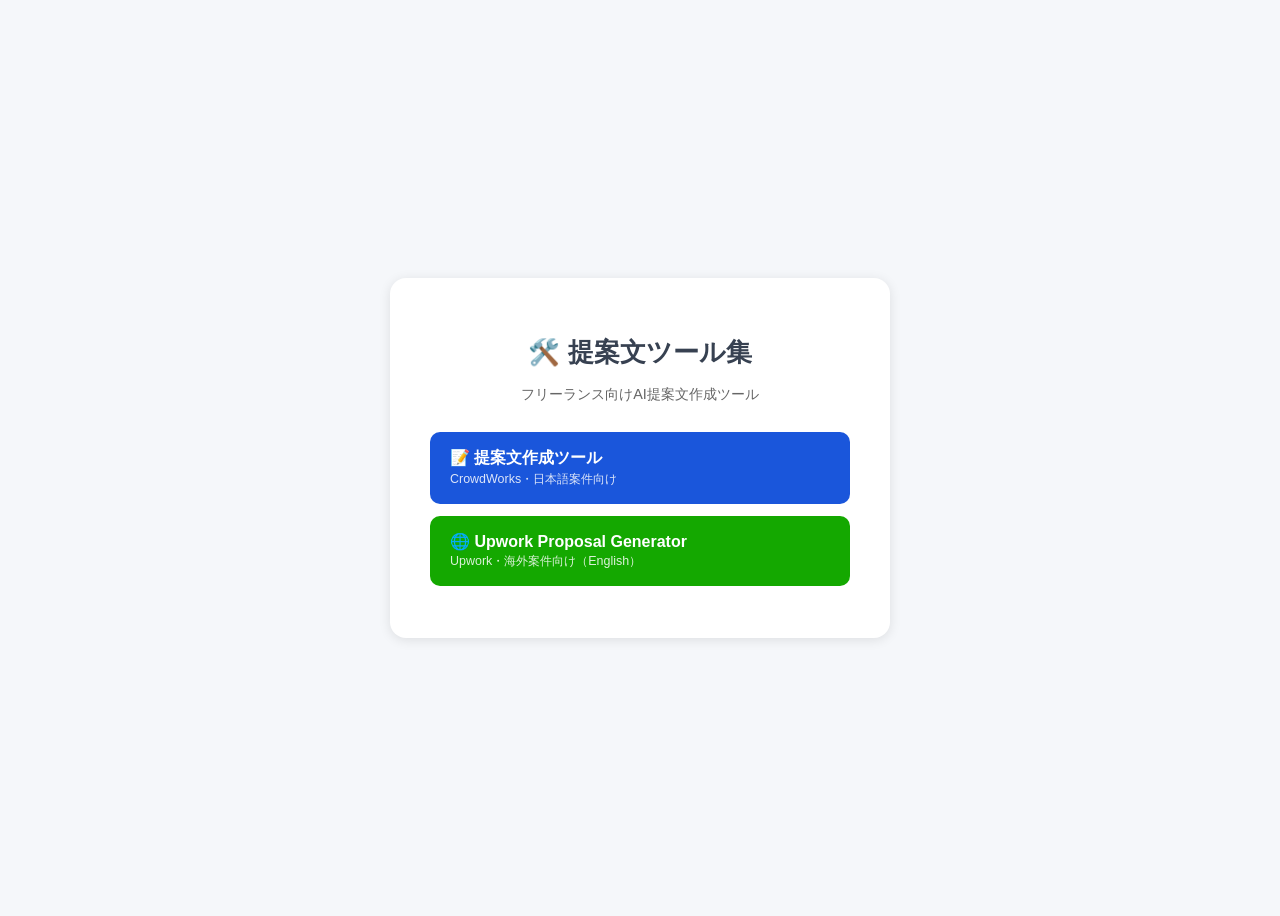
<file: docs/index.html>
<!DOCTYPE html>
<html lang="ja">
<head>
<meta charset="UTF-8">
<meta name="viewport" content="width=device-width, initial-scale=1.0">
<title>提案文ツール集</title>
<style>
  body { font-family: 'Hiragino Kaku Gothic Pro', Meiryo, sans-serif; background: #f5f7fa; color: #333; display: flex; justify-content: center; align-items: center; min-height: 100vh; }
  .menu { background: #fff; border-radius: 16px; padding: 40px; box-shadow: 0 2px 12px rgba(0,0,0,.1); text-align: center; max-width: 420px; width: 90%; }
  h1 { font-size: 1.6rem; color: #374151; margin-bottom: 8px; }
  p { color: #666; font-size: 0.9rem; margin-bottom: 28px; }
  a.tool-btn { display: block; padding: 16px 20px; border-radius: 10px; color: #fff; text-decoration: none; font-size: 1rem; margin-bottom: 12px; transition: background .2s; text-align: left; }
  a.tool-btn .btn-title { font-weight: bold; font-size: 1rem; }
  a.tool-btn .btn-sub { font-size: 0.78rem; opacity: 0.85; margin-top: 2px; }
  .crowdworks { background: #1a56db; }
  .crowdworks:hover { background: #1648c0; }
  .upwork { background: #14a800; }
  .upwork:hover { background: #108a00; }
</style>
</head>
<body>
<div class="menu">
  <h1>🛠️ 提案文ツール集</h1>
  <p>フリーランス向けAI提案文作成ツール</p>
  <a class="tool-btn crowdworks" href="proposal.html">
    <div class="btn-title">📝 提案文作成ツール</div>
    <div class="btn-sub">CrowdWorks・日本語案件向け</div>
  </a>
  <a class="tool-btn upwork" href="upwork.html">
    <div class="btn-title">🌐 Upwork Proposal Generator</div>
    <div class="btn-sub">Upwork・海外案件向け（English）</div>
  </a>
</div>
</body>
</html>
</file>
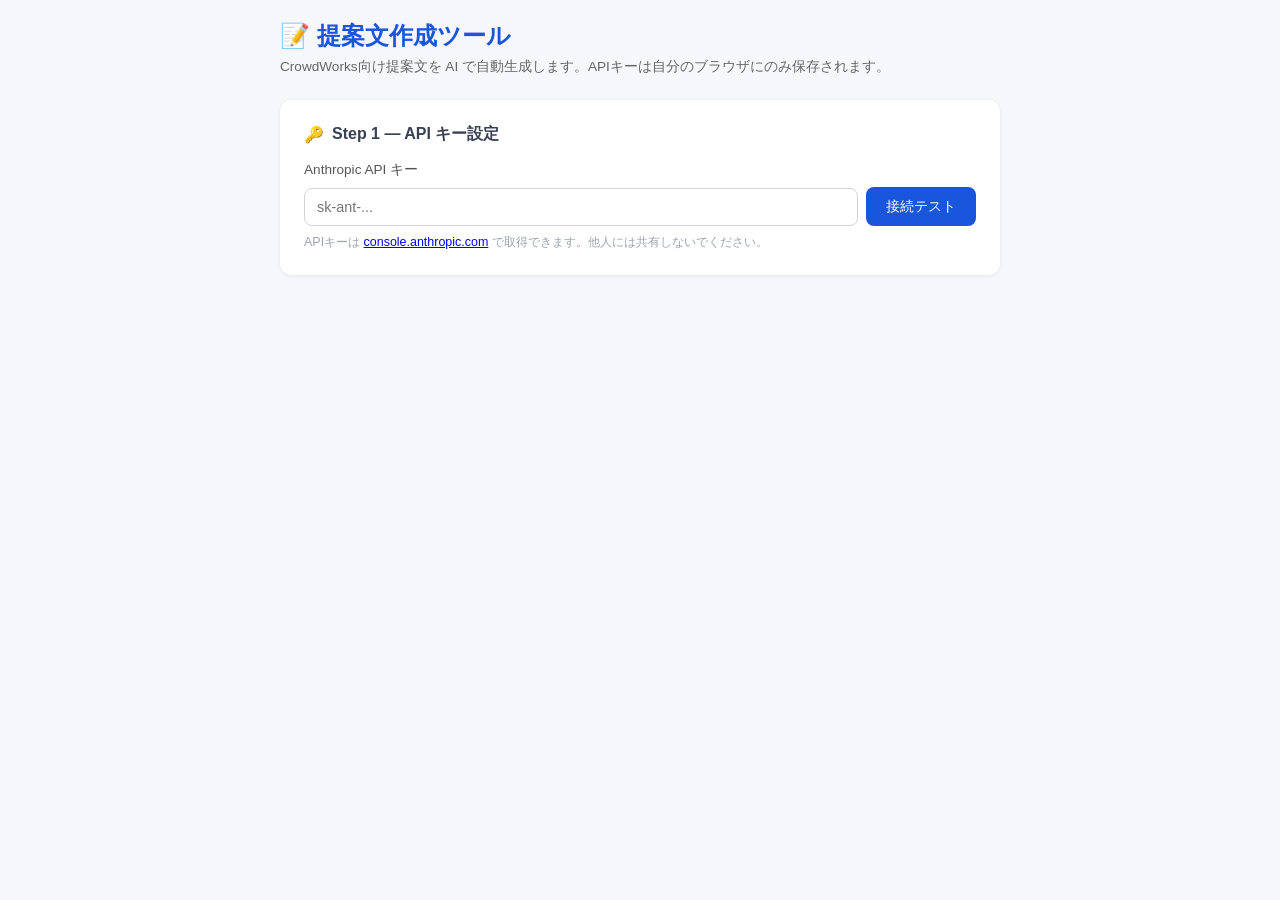
<file: docs/proposal.html>
<!DOCTYPE html>
<html lang="ja">
<head>
<meta charset="UTF-8">
<meta name="viewport" content="width=device-width, initial-scale=1.0">
<title>提案文作成ツール</title>
<style>
  * { box-sizing: border-box; margin: 0; padding: 0; }
  body { font-family: 'Hiragino Kaku Gothic Pro', Meiryo, sans-serif; background: #f5f7fa; color: #333; min-height: 100vh; }
  .container { max-width: 760px; margin: 0 auto; padding: 20px; }
  h1 { font-size: 1.5rem; color: #1a56db; margin-bottom: 6px; }
  .subtitle { font-size: 0.85rem; color: #666; margin-bottom: 24px; }
  .card { background: #fff; border-radius: 12px; padding: 24px; margin-bottom: 20px; box-shadow: 0 1px 4px rgba(0,0,0,.08); }
  .card h2 { font-size: 1rem; color: #374151; margin-bottom: 16px; display: flex; align-items: center; gap: 8px; }
  label { display: block; font-size: 0.85rem; color: #555; margin-bottom: 4px; margin-top: 12px; }
  label:first-of-type { margin-top: 0; }
  input[type=text], input[type=password], textarea, select {
    width: 100%; padding: 10px 12px; border: 1px solid #d1d5db; border-radius: 8px;
    font-size: 0.9rem; font-family: inherit; transition: border .2s;
  }
  input:focus, textarea:focus { outline: none; border-color: #1a56db; }
  textarea { resize: vertical; }
  .btn { display: inline-block; padding: 10px 20px; border-radius: 8px; border: none; cursor: pointer; font-size: 0.9rem; font-family: inherit; transition: background .2s; }
  .btn-primary { background: #1a56db; color: #fff; }
  .btn-primary:hover { background: #1648c0; }
  .btn-secondary { background: #f3f4f6; color: #374151; }
  .btn-secondary:hover { background: #e5e7eb; }
  .btn-danger { background: #ef4444; color: #fff; }
  .btn-danger:hover { background: #dc2626; }
  .btn:disabled { opacity: .5; cursor: not-allowed; }
  .row { display: flex; gap: 8px; margin-top: 12px; flex-wrap: wrap; }
  .badge { font-size: 0.75rem; padding: 2px 8px; border-radius: 12px; background: #dbeafe; color: #1a56db; }
  .status { font-size: 0.8rem; padding: 6px 10px; border-radius: 6px; margin-top: 8px; }
  .status.ok { background: #dcfce7; color: #166534; }
  .status.err { background: #fee2e2; color: #991b1b; }
  .status.info { background: #fef9c3; color: #92400e; }
  .proposal-box { background: #f8faff; border: 1px solid #bfdbfe; border-radius: 8px; padding: 16px; white-space: pre-wrap; font-size: 0.88rem; line-height: 1.7; margin-top: 12px; }
  .chip-group { display: flex; flex-wrap: wrap; gap: 6px; margin-top: 8px; }
  .chip { padding: 6px 12px; border-radius: 20px; border: 1px solid #d1d5db; background: #f9fafb; cursor: pointer; font-size: 0.82rem; transition: all .15s; }
  .chip.active { background: #1a56db; color: #fff; border-color: #1a56db; }
  .proposal-item { border: 1px solid #e5e7eb; border-radius: 8px; padding: 14px; margin-top: 10px; position: relative; }
  .proposal-item.selected { border-color: #1a56db; background: #f0f5ff; }
  .proposal-num { font-size: 0.75rem; color: #6b7280; margin-bottom: 6px; }
  .copy-btn { position: absolute; top: 10px; right: 10px; font-size: 0.75rem; padding: 4px 10px; }
  #step1, #step2, #step3 { display: none; }
  .loader { display: inline-block; width: 16px; height: 16px; border: 2px solid #fff; border-top-color: transparent; border-radius: 50%; animation: spin .7s linear infinite; vertical-align: middle; margin-right: 6px; }
  @keyframes spin { to { transform: rotate(360deg); } }
  .img-preview { max-width: 100%; max-height: 200px; border-radius: 6px; margin-top: 8px; display: none; }
  .section-label { font-size: 0.75rem; color: #9ca3af; text-transform: uppercase; letter-spacing: .05em; margin-bottom: 10px; }
  .key-row { display: flex; align-items: center; gap: 8px; margin-top: 8px; }
  .key-row input { flex: 1; }
</style>
</head>
<body>
<div class="container">
  <h1>📝 提案文作成ツール</h1>
  <p class="subtitle">CrowdWorks向け提案文を AI で自動生成します。APIキーは自分のブラウザにのみ保存されます。</p>

  <!-- Step 1: API Key -->
  <div class="card" id="step1">
    <h2>🔑 <span>Step 1 — API キー設定</span></h2>
    <label>Anthropic API キー</label>
    <div class="key-row">
      <input type="password" id="apiKey" placeholder="sk-ant-..." autocomplete="off">
      <button class="btn btn-primary" onclick="step1Next()">接続テスト</button>
      <button class="btn btn-danger" id="clearBtn" onclick="clearKey()" style="display:none">削除</button>
    </div>
    <div id="keyStatus"></div>
    <p style="font-size:0.78rem;color:#9ca3af;margin-top:8px;">APIキーは <a href="https://console.anthropic.com" target="_blank">console.anthropic.com</a> で取得できます。他人には共有しないでください。</p>
  </div>

  <!-- Step 2: Job Info -->
  <div class="card" id="step2">
    <h2>📋 <span>Step 2 — 案件情報</span></h2>
    <label>案件タイトル</label>
    <input type="text" id="jobTitle" placeholder="例: ECサイトのLP制作">

    <label>案件内容 <span class="badge">テキストまたは画像</span></label>
    <textarea id="jobContent" rows="6" placeholder="案件の詳細をここに貼り付けるか、下の画像アップロードから読み取ります。"></textarea>

    <label>案件画像（スクリーンショット）</label>
    <input type="file" id="imgInput" accept="image/*" onchange="onImg(event)">
    <img id="imgPreview" class="img-preview">
    <button class="btn btn-secondary" id="extractBtn" onclick="extractImg()" style="display:none;margin-top:8px;">📷 画像から案件内容を読み取る</button>
    <div id="extractStatus"></div>

    <label>報酬・予算</label>
    <input type="text" id="jobReward" placeholder="例: 30,000円">

    <label>自分の稼働条件・補足（提案文に盛り込む情報）</label>
    <textarea id="myCondition" rows="3" placeholder="例: 週10時間程度での対応が可能です。複数案件を並行対応しているため、ご連絡はチャットで随時対応いたします。"></textarea>
    <p style="font-size:0.75rem;color:#9ca3af;margin-top:4px;">入力内容は自動保存されます。</p>

    <div class="row">
      <button class="btn btn-primary" onclick="generate()">✨ 提案文を生成</button>
      <button class="btn btn-secondary" onclick="goStep(1)">← 戻る</button>
    </div>
  </div>

  <!-- Step 3: Results -->
  <div class="card" id="step3">
    <h2>💡 <span>Step 3 — 生成結果</span></h2>
    <div id="genStatus"></div>
    <div id="proposals"></div>

    <div id="refinePanel" style="display:none;margin-top:20px;">
      <div class="section-label">選択した提案文をブラッシュアップ</div>
      <div class="chip-group" id="refineChips">
        <div class="chip" data-v="簡潔にする">簡潔にする</div>
        <div class="chip" data-v="丁寧にする">丁寧にする</div>
        <div class="chip" data-v="書き出しを変える">書き出しを変える</div>
        <div class="chip" data-v="説得力を上げる">説得力を上げる</div>
        <div class="chip" data-v="メリットを強調">メリットを強調</div>
        <div class="chip" data-v="カジュアルにする">カジュアルにする</div>
      </div>
      <label style="margin-top:10px;">カスタム指示（任意）</label>
      <input type="text" id="customRefine" placeholder="例: 実績を具体的に入れる">
      <div class="row">
        <button class="btn btn-primary" onclick="doRefine()">🔄 ブラッシュアップ</button>
      </div>
      <div id="refineResult" style="margin-top:12px;"></div>
    </div>

    <div class="row" style="margin-top:16px;">
      <button class="btn btn-secondary" onclick="goStep(2)">← 案件情報に戻る</button>
      <button class="btn btn-secondary" id="cancelBtn" onclick="cancelGen()" style="display:none;">⏹ 中断</button>
    </div>
  </div>
</div>

<script>
const KEY_STORAGE = 'anth_key';
const COND_STORAGE = 'proposal_condition';

const S = {
  key: '', imgB64: '', imgType: 'image/jpeg', imgCanvas: null,
  title: '', content: '', reward: '', condition: '',
  proposals: [], selected: new Set(),
  cacheKey: '', ctl: null,
};

function goStep(n) {
  document.getElementById('step1').style.display = n >= 1 ? 'block' : 'none';
  document.getElementById('step2').style.display = n >= 2 ? 'block' : 'none';
  document.getElementById('step3').style.display = n >= 3 ? 'block' : 'none';
}

function setStatus(id, msg, type) {
  const el = document.getElementById(id);
  el.className = 'status ' + type;
  el.textContent = msg;
  el.style.display = msg ? 'block' : 'none';
}

// ── API Key ──────────────────────────────────────────────
window.onload = () => {
  const saved = localStorage.getItem(KEY_STORAGE);
  if (saved) {
    document.getElementById('apiKey').value = saved;
    document.getElementById('clearBtn').style.display = 'inline-block';
    setStatus('keyStatus', '✅ 保存済みのAPIキーがあります', 'ok');
  }
  const cond = localStorage.getItem(COND_STORAGE);
  if (cond) document.getElementById('myCondition').value = cond;
  goStep(1);

  document.getElementById('myCondition').addEventListener('input', debounce(() => {
    localStorage.setItem(COND_STORAGE, document.getElementById('myCondition').value);
  }, 800));

  document.querySelectorAll('.chip').forEach(c => {
    c.addEventListener('click', () => c.classList.toggle('active'));
  });
};

async function step1Next() {
  const key = document.getElementById('apiKey').value.trim();
  if (!key.startsWith('sk-ant-')) {
    setStatus('keyStatus', '❌ APIキーは sk-ant- で始まる形式です', 'err'); return;
  }
  setStatus('keyStatus', '接続確認中…', 'info');
  try {
    const r = await fetch('https://api.anthropic.com/v1/messages', {
      method: 'POST',
      headers: headers(key),
      body: JSON.stringify({ model: 'claude-haiku-4-5-20251001', max_tokens: 10, messages: [{ role: 'user', content: 'hi' }] }),
    });
    if (!r.ok) throw new Error((await r.json()).error?.message || r.status);
    S.key = key;
    localStorage.setItem(KEY_STORAGE, key);
    document.getElementById('clearBtn').style.display = 'inline-block';
    setStatus('keyStatus', '✅ 接続成功！APIキーを保存しました', 'ok');
    goStep(2);
  } catch (e) {
    setStatus('keyStatus', '❌ ' + e.message, 'err');
  }
}

function clearKey() {
  localStorage.removeItem(KEY_STORAGE);
  document.getElementById('apiKey').value = '';
  document.getElementById('clearBtn').style.display = 'none';
  S.key = '';
  setStatus('keyStatus', 'APIキーを削除しました', 'info');
  goStep(1);
}

function headers(key) {
  return {
    'Content-Type': 'application/json',
    'x-api-key': key,
    'anthropic-version': '2023-06-01',
    'anthropic-dangerous-direct-browser-access': 'true',
  };
}

// ── Image Handling ────────────────────────────────────────
function onImg(e) {
  const file = e.target.files[0];
  if (!file) return;
  const reader = new FileReader();
  reader.onload = ev => {
    const img = new Image();
    img.onload = () => {
      const MAX_W = 1000;
      let w = img.naturalWidth, h = img.naturalHeight;
      if (w > MAX_W) { h = Math.round(h * MAX_W / w); w = MAX_W; }
      const cv = document.createElement('canvas');
      cv.width = w; cv.height = h;
      cv.getContext('2d').drawImage(img, 0, 0, w, h);
      S.imgCanvas = cv;
      S.imgB64 = cv.toDataURL('image/jpeg', 0.85).split(',')[1];
      S.imgType = 'image/jpeg';
      const prev = document.getElementById('imgPreview');
      prev.src = cv.toDataURL('image/jpeg', 0.85);
      prev.style.display = 'block';
      document.getElementById('extractBtn').style.display = 'inline-block';
      setStatus('extractStatus', '画像を読み込みました。「画像から案件内容を読み取る」を押してください。', 'info');
    };
    img.src = ev.target.result;
  };
  reader.readAsDataURL(file);
}

function splitCanvas(canvas, parts) {
  const sliceH = Math.ceil(canvas.height / parts);
  const result = [];
  for (let i = 0; i < parts; i++) {
    const y = i * sliceH;
    const h = Math.min(sliceH, canvas.height - y);
    const cv = document.createElement('canvas');
    cv.width = canvas.width; cv.height = h;
    cv.getContext('2d').drawImage(canvas, 0, y, canvas.width, h, 0, 0, canvas.width, h);
    result.push(cv.toDataURL('image/jpeg', 0.85).split(',')[1]);
  }
  return result;
}

async function extractImg() {
  if (!S.imgCanvas) return;
  setStatus('extractStatus', '⏳ 画像を解析中…', 'info');
  const canvas = S.imgCanvas;
  const parts = canvas.height > canvas.width * 1.5 ? 3 : 1;
  const slices = parts > 1 ? splitCanvas(canvas, parts) : [S.imgB64];

  const imgContent = slices.map(b64 => ({
    type: 'image', source: { type: 'base64', media_type: 'image/jpeg', data: b64 }
  }));
  imgContent.push({ type: 'text', text: '上記の画像は案件情報のスクリーンショットです（複数枚は上から順）。案件タイトル、業務内容、報酬、スキル、応募条件などの情報をすべて抽出して日本語でまとめてください。' });

  try {
    const r = await fetch('https://api.anthropic.com/v1/messages', {
      method: 'POST',
      headers: headers(S.key),
      body: JSON.stringify({ model: 'claude-haiku-4-5-20251001', max_tokens: 2000, messages: [{ role: 'user', content: imgContent }] }),
    });
    const data = await r.json();
    if (!r.ok) throw new Error(data.error?.message || r.status);
    const text = data.content[0].text;
    document.getElementById('jobContent').value = text;
    setStatus('extractStatus', '✅ 案件情報を読み取りました', 'ok');
  } catch (e) {
    setStatus('extractStatus', '❌ 読み取りエラー: ' + e.message, 'err');
  }
}

// ── Generate ──────────────────────────────────────────────
async function generate() {
  S.title = document.getElementById('jobTitle').value.trim();
  S.content = document.getElementById('jobContent').value.trim();
  S.reward = document.getElementById('jobReward').value.trim();
  S.condition = document.getElementById('myCondition').value.trim();
  if (!S.title && !S.content) { alert('案件タイトルまたは案件内容を入力してください'); return; }

  goStep(3);
  setStatus('genStatus', '⏳ 提案文を生成中…', 'info');
  document.getElementById('proposals').innerHTML = '';
  document.getElementById('refinePanel').style.display = 'none';
  document.getElementById('cancelBtn').style.display = 'inline-block';
  S.proposals = []; S.selected.clear();
  S.ctl = new AbortController();

  const condNote = S.condition ? `\n\n【自分の稼働条件・補足】\n${S.condition}` : '';
  const prompt = `あなたはCrowdWorksで活動するフリーランサーです。以下の案件に対して、採用率の高い提案文を3パターン作成してください。

【案件タイトル】${S.title}
【案件内容】${S.content}
【報酬・予算】${S.reward}${condNote}

以下のJSON形式で出力してください。他のテキストは不要です。
{"proposals":[{"title":"パターン1のタイトル","body":"提案文本文"},{"title":"パターン2のタイトル","body":"提案文本文"},{"title":"パターン3のタイトル","body":"提案文本文"}]}

注意:
- 各提案文は200〜400文字程度
- 自分の強みと案件への貢献を明確に
- 稼働条件がある場合は自然な文章で盛り込む
- JSON以外のテキストは出力しない`;

  try {
    const r = await fetch('https://api.anthropic.com/v1/messages', {
      method: 'POST',
      headers: headers(S.key),
      signal: S.ctl.signal,
      body: JSON.stringify({ model: 'claude-sonnet-4-6', max_tokens: 4000, messages: [{ role: 'user', content: prompt }] }),
    });
    const data = await r.json();
    if (!r.ok) throw new Error(data.error?.message || r.status);
    const parsed = safeJson(data.content[0].text);
    S.proposals = parsed.proposals || [];
    renderProposals();
    setStatus('genStatus', `✅ ${S.proposals.length}件の提案文を生成しました`, 'ok');
    document.getElementById('refinePanel').style.display = 'block';
  } catch (e) {
    if (e.name === 'AbortError') setStatus('genStatus', '中断しました', 'info');
    else setStatus('genStatus', '❌ 生成エラー: ' + e.message, 'err');
  } finally {
    document.getElementById('cancelBtn').style.display = 'none';
    S.ctl = null;
  }
}

function cancelGen() {
  if (S.ctl) { S.ctl.abort(); S.ctl = null; }
}

function safeJson(s) {
  s = s.replace(/```json\n?/g, '').replace(/```\n?/g, '').trim();
  const a = s.indexOf('{'), b = s.lastIndexOf('}');
  if (a === -1 || b === -1) throw new Error('JSONが見つかりません');
  return JSON.parse(s.slice(a, b + 1));
}

function renderProposals() {
  const el = document.getElementById('proposals');
  el.innerHTML = '';
  S.proposals.forEach((p, i) => {
    const div = document.createElement('div');
    div.className = 'proposal-item' + (S.selected.has(i) ? ' selected' : '');
    div.dataset.i = i;
    div.onclick = () => {
      if (S.selected.has(i)) S.selected.delete(i); else S.selected.add(i);
      div.classList.toggle('selected');
    };
    const num = document.createElement('div');
    num.className = 'proposal-num';
    num.textContent = `パターン ${i + 1}: ${p.title}`;
    const body = document.createElement('div');
    body.className = 'proposal-box';
    body.textContent = p.body;
    const copyBtn = document.createElement('button');
    copyBtn.className = 'btn btn-secondary copy-btn';
    copyBtn.textContent = 'コピー';
    copyBtn.onclick = ev => { ev.stopPropagation(); navigator.clipboard.writeText(p.body); copyBtn.textContent = '✅'; setTimeout(() => { copyBtn.textContent = 'コピー'; }, 1500); };
    div.appendChild(num); div.appendChild(body); div.appendChild(copyBtn);
    el.appendChild(div);
  });
}

// ── Refine ────────────────────────────────────────────────
async function doRefine() {
  const sel = [...S.selected];
  if (sel.length === 0) { alert('ブラッシュアップしたい提案文をクリックして選択してください'); return; }
  const chips = [...document.querySelectorAll('.chip.active')].map(c => c.dataset.v);
  const custom = document.getElementById('customRefine').value.trim();
  const instructions = [...chips, custom].filter(Boolean).join('、');
  if (!instructions) { alert('ブラッシュアップの指示を選択または入力してください'); return; }

  const originals = sel.map(i => S.proposals[i].body).join('\n\n---\n\n');
  const prompt = `以下の提案文を「${instructions}」という指示に従って改善してください。改善後の提案文のみを出力してください。\n\n${originals}`;

  document.getElementById('refineResult').innerHTML = '<div class="status info">⏳ ブラッシュアップ中…</div>';
  try {
    const r = await fetch('https://api.anthropic.com/v1/messages', {
      method: 'POST', headers: headers(S.key),
      body: JSON.stringify({ model: 'claude-sonnet-4-6', max_tokens: 2000, messages: [{ role: 'user', content: prompt }] }),
    });
    const data = await r.json();
    if (!r.ok) throw new Error(data.error?.message || r.status);
    const text = data.content[0].text;
    const box = document.createElement('div');
    box.className = 'proposal-box';
    box.textContent = text;
    const copyBtn = document.createElement('button');
    copyBtn.className = 'btn btn-secondary';
    copyBtn.textContent = 'コピー';
    copyBtn.style.marginTop = '8px';
    copyBtn.onclick = () => { navigator.clipboard.writeText(text); copyBtn.textContent = '✅'; setTimeout(() => { copyBtn.textContent = 'コピー'; }, 1500); };
    const res = document.getElementById('refineResult');
    res.innerHTML = '';
    res.appendChild(box); res.appendChild(copyBtn);
  } catch (e) {
    document.getElementById('refineResult').innerHTML = '<div class="status err">❌ ' + e.message + '</div>';
  }
}

function debounce(fn, ms) {
  let t; return (...a) => { clearTimeout(t); t = setTimeout(() => fn(...a), ms); };
}
</script>
</body>
</html>
</file>
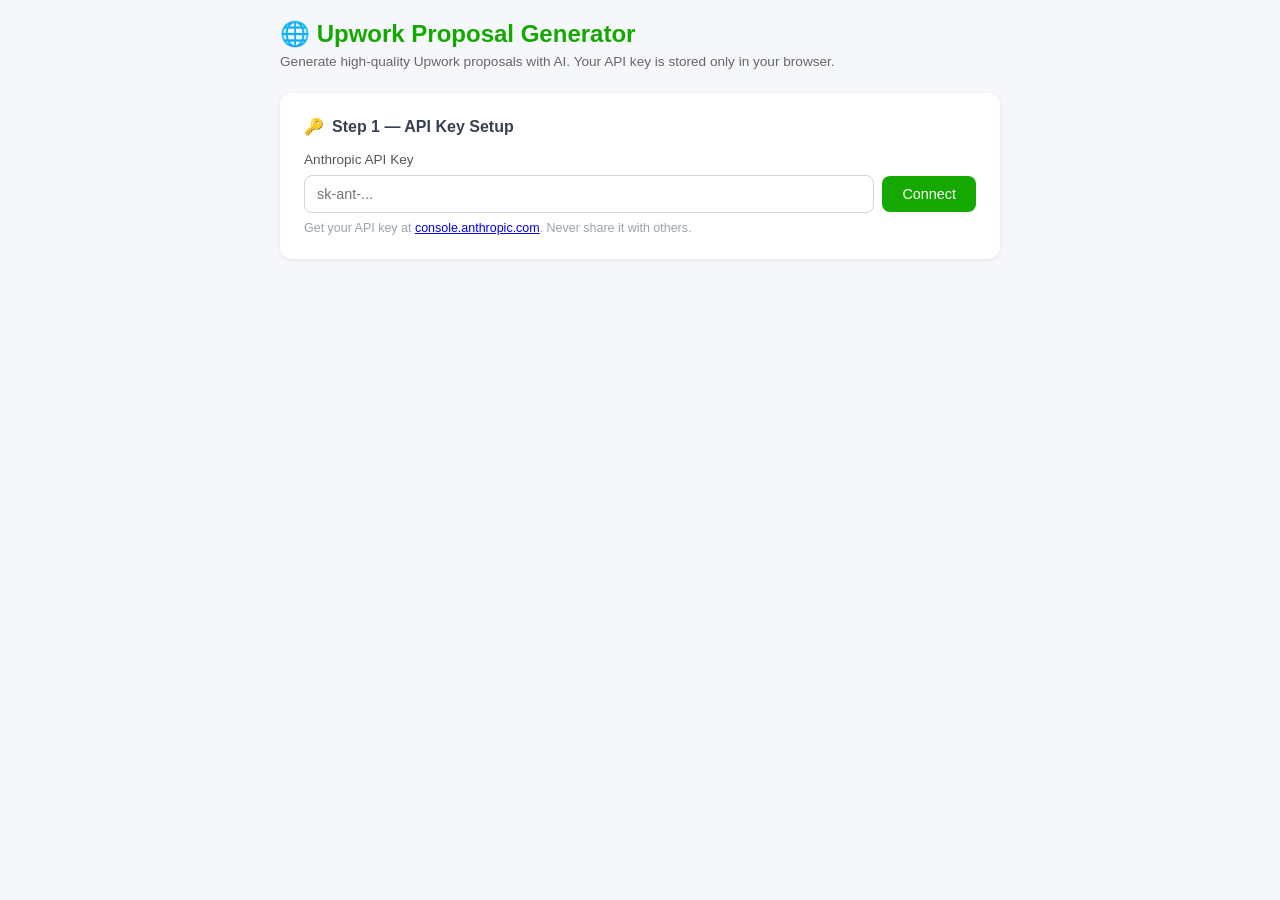
<file: docs/upwork.html>
<!DOCTYPE html>
<html lang="en">
<head>
<meta charset="UTF-8">
<meta name="viewport" content="width=device-width, initial-scale=1.0">
<title>Upwork Proposal Generator</title>
<style>
  * { box-sizing: border-box; margin: 0; padding: 0; }
  body { font-family: 'Segoe UI', Arial, sans-serif; background: #f5f7fa; color: #333; min-height: 100vh; }
  .container { max-width: 760px; margin: 0 auto; padding: 20px; }
  h1 { font-size: 1.5rem; color: #14a800; margin-bottom: 6px; }
  .subtitle { font-size: 0.85rem; color: #666; margin-bottom: 24px; }
  .card { background: #fff; border-radius: 12px; padding: 24px; margin-bottom: 20px; box-shadow: 0 1px 4px rgba(0,0,0,.08); }
  .card h2 { font-size: 1rem; color: #374151; margin-bottom: 16px; display: flex; align-items: center; gap: 8px; }
  label { display: block; font-size: 0.85rem; color: #555; margin-bottom: 4px; margin-top: 12px; }
  label:first-of-type { margin-top: 0; }
  input[type=text], input[type=password], textarea {
    width: 100%; padding: 10px 12px; border: 1px solid #d1d5db; border-radius: 8px;
    font-size: 0.9rem; font-family: inherit; transition: border .2s;
  }
  input:focus, textarea:focus { outline: none; border-color: #14a800; }
  textarea { resize: vertical; }
  .btn { display: inline-block; padding: 10px 20px; border-radius: 8px; border: none; cursor: pointer; font-size: 0.9rem; font-family: inherit; transition: background .2s; }
  .btn-primary { background: #14a800; color: #fff; }
  .btn-primary:hover { background: #108a00; }
  .btn-secondary { background: #f3f4f6; color: #374151; }
  .btn-secondary:hover { background: #e5e7eb; }
  .btn-danger { background: #ef4444; color: #fff; }
  .btn-danger:hover { background: #dc2626; }
  .row { display: flex; gap: 8px; margin-top: 12px; flex-wrap: wrap; }
  .badge { font-size: 0.75rem; padding: 2px 8px; border-radius: 12px; background: #d1fae5; color: #065f46; }
  .status { font-size: 0.8rem; padding: 6px 10px; border-radius: 6px; margin-top: 8px; display: none; }
  .status.ok { background: #dcfce7; color: #166534; }
  .status.err { background: #fee2e2; color: #991b1b; }
  .status.info { background: #fef9c3; color: #92400e; }
  .proposal-box { background: #f0fdf4; border: 1px solid #86efac; border-radius: 8px; padding: 16px; white-space: pre-wrap; font-size: 0.88rem; line-height: 1.7; margin-top: 12px; }
  .chip-group { display: flex; flex-wrap: wrap; gap: 6px; margin-top: 8px; }
  .chip { padding: 6px 12px; border-radius: 20px; border: 1px solid #d1d5db; background: #f9fafb; cursor: pointer; font-size: 0.82rem; transition: all .15s; user-select: none; }
  .chip.active { background: #14a800; color: #fff; border-color: #14a800; }
  .proposal-item { border: 1px solid #e5e7eb; border-radius: 8px; padding: 14px; margin-top: 10px; position: relative; cursor: pointer; }
  .proposal-item.selected { border-color: #14a800; background: #f0fdf4; }
  .proposal-num { font-size: 0.75rem; color: #6b7280; margin-bottom: 6px; }
  .copy-btn { position: absolute; top: 10px; right: 10px; font-size: 0.75rem; padding: 4px 10px; }
  #step1, #step2, #step3 { display: none; }
  .img-preview { max-width: 100%; max-height: 200px; border-radius: 6px; margin-top: 8px; display: none; }
  .section-label { font-size: 0.75rem; color: #9ca3af; text-transform: uppercase; letter-spacing: .05em; margin-bottom: 10px; }
  .key-row { display: flex; align-items: center; gap: 8px; margin-top: 8px; }
  .key-row input { flex: 1; }
  .tip { font-size: 0.78rem; color: #6b7280; background: #f9fafb; border-left: 3px solid #14a800; padding: 8px 12px; border-radius: 4px; margin-top: 8px; }
  .lang-note { font-size: 0.75rem; color: #9ca3af; margin-top: 4px; }
</style>
</head>
<body>
<div class="container">
  <h1>🌐 Upwork Proposal Generator</h1>
  <p class="subtitle">Generate high-quality Upwork proposals with AI. Your API key is stored only in your browser.</p>

  <!-- Step 1: API Key -->
  <div class="card" id="step1">
    <h2>🔑 <span>Step 1 — API Key Setup</span></h2>
    <label>Anthropic API Key</label>
    <div class="key-row">
      <input type="password" id="apiKey" placeholder="sk-ant-..." autocomplete="off">
      <button class="btn btn-primary" onclick="step1Next()">Connect</button>
      <button class="btn btn-danger" id="clearBtn" onclick="clearKey()" style="display:none">Delete</button>
    </div>
    <div class="status" id="keyStatus"></div>
    <p style="font-size:0.78rem;color:#9ca3af;margin-top:8px;">Get your API key at <a href="https://console.anthropic.com" target="_blank">console.anthropic.com</a>. Never share it with others.</p>
  </div>

  <!-- Step 2: Job Info -->
  <div class="card" id="step2">
    <h2>📋 <span>Step 2 — Job Information</span></h2>

    <label>Job Title</label>
    <input type="text" id="jobTitle" placeholder="e.g. React Developer for E-commerce Website">

    <label>Job Description <span class="badge">Text or Screenshot</span></label>
    <textarea id="jobContent" rows="6" placeholder="Paste the job description here, or upload a screenshot below."></textarea>

    <label>Job Screenshot</label>
    <input type="file" id="imgInput" accept="image/*" onchange="onImg(event)">
    <img id="imgPreview" class="img-preview">
    <button class="btn btn-secondary" id="extractBtn" onclick="extractImg()" style="display:none;margin-top:8px;">📷 Extract job info from screenshot</button>
    <div class="status" id="extractStatus"></div>

    <label>Budget / Rate</label>
    <input type="text" id="jobReward" placeholder="e.g. $500 fixed / $30/hr">

    <label>Required Skills</label>
    <input type="text" id="jobSkills" placeholder="e.g. React, Node.js, TypeScript">

    <label>Your Profile & Availability</label>
    <textarea id="myCondition" rows="3" placeholder="e.g. Available 10hrs/week. I handle multiple projects simultaneously so communication is primarily via chat. Response time within a few hours during business hours (JST)."></textarea>
    <p class="lang-note">* Write in English. This will be included in your proposal.</p>
    <p style="font-size:0.75rem;color:#9ca3af;margin-top:4px;">Your input is auto-saved.</p>

    <div class="tip">
      💡 <strong>Upwork tip:</strong> Start with the client's problem, show relevant experience, and end with a clear call to action.
    </div>

    <div class="row">
      <button class="btn btn-primary" onclick="generate()">✨ Generate Proposals</button>
      <button class="btn btn-secondary" onclick="goStep(1)">← Back</button>
    </div>
  </div>

  <!-- Step 3: Results -->
  <div class="card" id="step3">
    <h2>💡 <span>Step 3 — Generated Proposals</span></h2>
    <div class="status" id="genStatus"></div>
    <div id="proposals"></div>

    <div id="refinePanel" style="display:none;margin-top:20px;">
      <div class="section-label">Refine selected proposal</div>
      <div class="chip-group">
        <div class="chip" data-v="make it more concise">More concise</div>
        <div class="chip" data-v="make it more professional">More professional</div>
        <div class="chip" data-v="change the opening line">New opening</div>
        <div class="chip" data-v="make it more persuasive">More persuasive</div>
        <div class="chip" data-v="highlight key benefits">Highlight benefits</div>
        <div class="chip" data-v="make it more friendly and casual">More casual</div>
        <div class="chip" data-v="add a strong call to action">Add CTA</div>
      </div>
      <label style="margin-top:10px;">Custom instruction (optional)</label>
      <input type="text" id="customRefine" placeholder="e.g. Mention my experience with Shopify">
      <div class="row">
        <button class="btn btn-primary" onclick="doRefine()">🔄 Refine</button>
      </div>
      <div id="refineResult" style="margin-top:12px;"></div>
    </div>

    <div class="row" style="margin-top:16px;">
      <button class="btn btn-secondary" onclick="goStep(2)">← Back to job info</button>
      <button class="btn btn-secondary" id="cancelBtn" onclick="cancelGen()" style="display:none;">⏹ Cancel</button>
    </div>
  </div>
</div>

<script>
const KEY_ST = 'anth_key';
const COND_ST = 'upwork_condition';
const S = { key:'', imgB64:'', imgCanvas:null, proposals:[], selected:new Set(), ctl:null };

function goStep(n) {
  ['step1','step2','step3'].forEach((id,i) => {
    document.getElementById(id).style.display = n >= i+1 ? 'block' : 'none';
  });
}

function setStatus(id, msg, type) {
  const el = document.getElementById(id);
  el.className = 'status ' + type;
  el.textContent = msg;
  el.style.display = msg ? 'block' : 'none';
}

window.onload = () => {
  const saved = localStorage.getItem(KEY_ST);
  if (saved) {
    document.getElementById('apiKey').value = saved;
    document.getElementById('clearBtn').style.display = 'inline-block';
    setStatus('keyStatus', '✅ Saved API key found', 'ok');
  }
  const cond = localStorage.getItem(COND_ST);
  if (cond) document.getElementById('myCondition').value = cond;
  goStep(1);
  document.getElementById('myCondition').addEventListener('input', debounce(() =>
    localStorage.setItem(COND_ST, document.getElementById('myCondition').value), 800));
  document.querySelectorAll('.chip').forEach(c =>
    c.addEventListener('click', () => c.classList.toggle('active')));
};

function hdrs(key) {
  return {
    'Content-Type': 'application/json',
    'x-api-key': key,
    'anthropic-version': '2023-06-01',
    'anthropic-dangerous-direct-browser-access': 'true',
  };
}

async function step1Next() {
  const key = document.getElementById('apiKey').value.trim();
  if (!key.startsWith('sk-ant-')) { setStatus('keyStatus','❌ API key must start with sk-ant-','err'); return; }
  setStatus('keyStatus','Connecting…','info');
  try {
    const r = await fetch('https://api.anthropic.com/v1/messages', {
      method:'POST', headers:hdrs(key),
      body: JSON.stringify({model:'claude-haiku-4-5-20251001',max_tokens:10,messages:[{role:'user',content:'hi'}]}),
    });
    if (!r.ok) throw new Error((await r.json()).error?.message || r.status);
    S.key = key;
    localStorage.setItem(KEY_ST, key);
    document.getElementById('clearBtn').style.display = 'inline-block';
    setStatus('keyStatus','✅ Connected! API key saved.','ok');
    goStep(2);
  } catch(e) { setStatus('keyStatus','❌ '+e.message,'err'); }
}

function clearKey() {
  localStorage.removeItem(KEY_ST);
  document.getElementById('apiKey').value = '';
  document.getElementById('clearBtn').style.display = 'none';
  S.key = '';
  setStatus('keyStatus','API key deleted','info');
}

function onImg(e) {
  const file = e.target.files[0]; if (!file) return;
  const reader = new FileReader();
  reader.onload = ev => {
    const img = new Image();
    img.onload = () => {
      const MAX_W = 1000;
      let w = img.naturalWidth, h = img.naturalHeight;
      if (w > MAX_W) { h = Math.round(h * MAX_W / w); w = MAX_W; }
      const cv = document.createElement('canvas');
      cv.width = w; cv.height = h;
      cv.getContext('2d').drawImage(img, 0, 0, w, h);
      S.imgCanvas = cv;
      S.imgB64 = cv.toDataURL('image/jpeg', 0.85).split(',')[1];
      const prev = document.getElementById('imgPreview');
      prev.src = cv.toDataURL('image/jpeg', 0.85); prev.style.display = 'block';
      document.getElementById('extractBtn').style.display = 'inline-block';
      setStatus('extractStatus','Screenshot loaded. Click "Extract job info" to read it.','info');
    };
    img.src = ev.target.result;
  };
  reader.readAsDataURL(file);
}

function splitCanvas(canvas, parts) {
  const sliceH = Math.ceil(canvas.height / parts), result = [];
  for (let i = 0; i < parts; i++) {
    const y = i * sliceH, h = Math.min(sliceH, canvas.height - y);
    const cv = document.createElement('canvas');
    cv.width = canvas.width; cv.height = h;
    cv.getContext('2d').drawImage(canvas, 0, y, canvas.width, h, 0, 0, canvas.width, h);
    result.push(cv.toDataURL('image/jpeg', 0.85).split(',')[1]);
  }
  return result;
}

async function extractImg() {
  if (!S.imgCanvas) return;
  setStatus('extractStatus','⏳ Analyzing screenshot…','info');
  const canvas = S.imgCanvas;
  const parts = canvas.height > canvas.width * 1.5 ? 3 : 1;
  const slices = parts > 1 ? splitCanvas(canvas, parts) : [S.imgB64];
  const content = slices.map(b64 => ({type:'image',source:{type:'base64',media_type:'image/jpeg',data:b64}}));
  content.push({type:'text',text:'This is a screenshot of an Upwork job posting (multiple images are in order from top). Please extract all information: job title, description, required skills, budget/rate, and any other relevant details. Summarize in English.'});
  try {
    const r = await fetch('https://api.anthropic.com/v1/messages', {
      method:'POST', headers:hdrs(S.key),
      body: JSON.stringify({model:'claude-haiku-4-5-20251001',max_tokens:2000,messages:[{role:'user',content}]}),
    });
    const data = await r.json();
    if (!r.ok) throw new Error(data.error?.message || r.status);
    document.getElementById('jobContent').value = data.content[0].text;
    setStatus('extractStatus','✅ Job info extracted successfully','ok');
  } catch(e) { setStatus('extractStatus','❌ Error: '+e.message,'err'); }
}

async function generate() {
  const title = document.getElementById('jobTitle').value.trim();
  const content = document.getElementById('jobContent').value.trim();
  const budget = document.getElementById('jobReward').value.trim();
  const skills = document.getElementById('jobSkills').value.trim();
  const profile = document.getElementById('myCondition').value.trim();
  if (!title && !content) { alert('Please enter a job title or description.'); return; }

  goStep(3);
  setStatus('genStatus','⏳ Generating proposals…','info');
  document.getElementById('proposals').innerHTML = '';
  document.getElementById('refinePanel').style.display = 'none';
  document.getElementById('cancelBtn').style.display = 'inline-block';
  S.proposals = []; S.selected.clear();
  S.ctl = new AbortController();

  const profileNote = profile ? `\n\nFreelancer's profile & availability:\n${profile}` : '';
  const prompt = `You are an expert Upwork freelancer who writes winning proposals. Create 3 different proposal variations for the following job. Each proposal should be unique in style and approach.

Job Title: ${title}
Job Description: ${content}
Budget/Rate: ${budget}
Required Skills: ${skills}${profileNote}

Output ONLY the following JSON format, no other text:
{"proposals":[{"title":"Variation 1 title","body":"proposal text"},{"title":"Variation 2 title","body":"proposal text"},{"title":"Variation 3 title","body":"proposal text"}]}

Guidelines for each proposal:
- 150-300 words each
- Start by addressing the client's specific problem or need
- Highlight 1-2 most relevant experiences or skills
- Show enthusiasm for the project
- If availability info is provided, mention it naturally
- End with a clear call to action
- Do NOT use generic openers like "I am writing to apply"
- Make each variation distinctly different in tone/approach
- Output JSON only, no markdown`;

  try {
    const r = await fetch('https://api.anthropic.com/v1/messages', {
      method:'POST', headers:hdrs(S.key), signal:S.ctl.signal,
      body: JSON.stringify({model:'claude-sonnet-4-6',max_tokens:4000,messages:[{role:'user',content:prompt}]}),
    });
    const data = await r.json();
    if (!r.ok) throw new Error(data.error?.message || r.status);
    const parsed = safeJson(data.content[0].text);
    S.proposals = parsed.proposals || [];
    renderProposals();
    setStatus('genStatus',`✅ ${S.proposals.length} proposals generated`,'ok');
    document.getElementById('refinePanel').style.display = 'block';
  } catch(e) {
    if (e.name==='AbortError') setStatus('genStatus','Cancelled','info');
    else setStatus('genStatus','❌ Error: '+e.message,'err');
  } finally {
    document.getElementById('cancelBtn').style.display = 'none';
    S.ctl = null;
  }
}

function cancelGen() { if (S.ctl) { S.ctl.abort(); S.ctl = null; } }

function safeJson(s) {
  s = s.replace(/```json\n?/g,'').replace(/```\n?/g,'').trim();
  const a = s.indexOf('{'), b = s.lastIndexOf('}');
  if (a===-1||b===-1) throw new Error('JSON not found');
  return JSON.parse(s.slice(a, b+1));
}

function renderProposals() {
  const el = document.getElementById('proposals');
  el.innerHTML = '';
  S.proposals.forEach((p,i) => {
    const div = document.createElement('div');
    div.className = 'proposal-item';
    div.onclick = () => { S.selected.has(i)?S.selected.delete(i):S.selected.add(i); div.classList.toggle('selected'); };
    const num = document.createElement('div'); num.className='proposal-num'; num.textContent=`Variation ${i+1}: ${p.title}`;
    const body = document.createElement('div'); body.className='proposal-box'; body.textContent=p.body;
    const btn = document.createElement('button'); btn.className='btn btn-secondary copy-btn'; btn.textContent='Copy';
    btn.onclick = ev => { ev.stopPropagation(); navigator.clipboard.writeText(p.body); btn.textContent='✅'; setTimeout(()=>{btn.textContent='Copy';},1500); };
    div.appendChild(num); div.appendChild(body); div.appendChild(btn); el.appendChild(div);
  });
}

async function doRefine() {
  const sel = [...S.selected];
  if (!sel.length) { alert('Click a proposal to select it first.'); return; }
  const chips = [...document.querySelectorAll('.chip.active')].map(c=>c.dataset.v);
  const custom = document.getElementById('customRefine').value.trim();
  const instructions = [...chips,custom].filter(Boolean).join(', ');
  if (!instructions) { alert('Please select or enter a refinement instruction.'); return; }
  const originals = sel.map(i=>S.proposals[i].body).join('\n\n---\n\n');
  const prompt = `Please improve the following Upwork proposal according to this instruction: "${instructions}". Output only the improved proposal text, nothing else.\n\n${originals}`;
  document.getElementById('refineResult').innerHTML = '<div class="status info" style="display:block">⏳ Refining…</div>';
  try {
    const r = await fetch('https://api.anthropic.com/v1/messages', {
      method:'POST', headers:hdrs(S.key),
      body: JSON.stringify({model:'claude-sonnet-4-6',max_tokens:2000,messages:[{role:'user',content:prompt}]}),
    });
    const data = await r.json();
    if (!r.ok) throw new Error(data.error?.message||r.status);
    const text = data.content[0].text;
    const box = document.createElement('div'); box.className='proposal-box'; box.textContent=text;
    const btn = document.createElement('button'); btn.className='btn btn-secondary'; btn.textContent='Copy'; btn.style.marginTop='8px';
    btn.onclick = () => { navigator.clipboard.writeText(text); btn.textContent='✅'; setTimeout(()=>{btn.textContent='Copy';},1500); };
    const res = document.getElementById('refineResult'); res.innerHTML='';
    res.appendChild(box); res.appendChild(btn);
  } catch(e) {
    document.getElementById('refineResult').innerHTML = `<div class="status err" style="display:block">❌ ${e.message}</div>`;
  }
}

function debounce(fn,ms) { let t; return (...a)=>{ clearTimeout(t); t=setTimeout(()=>fn(...a),ms); }; }
</script>
</body>
</html>
</file>
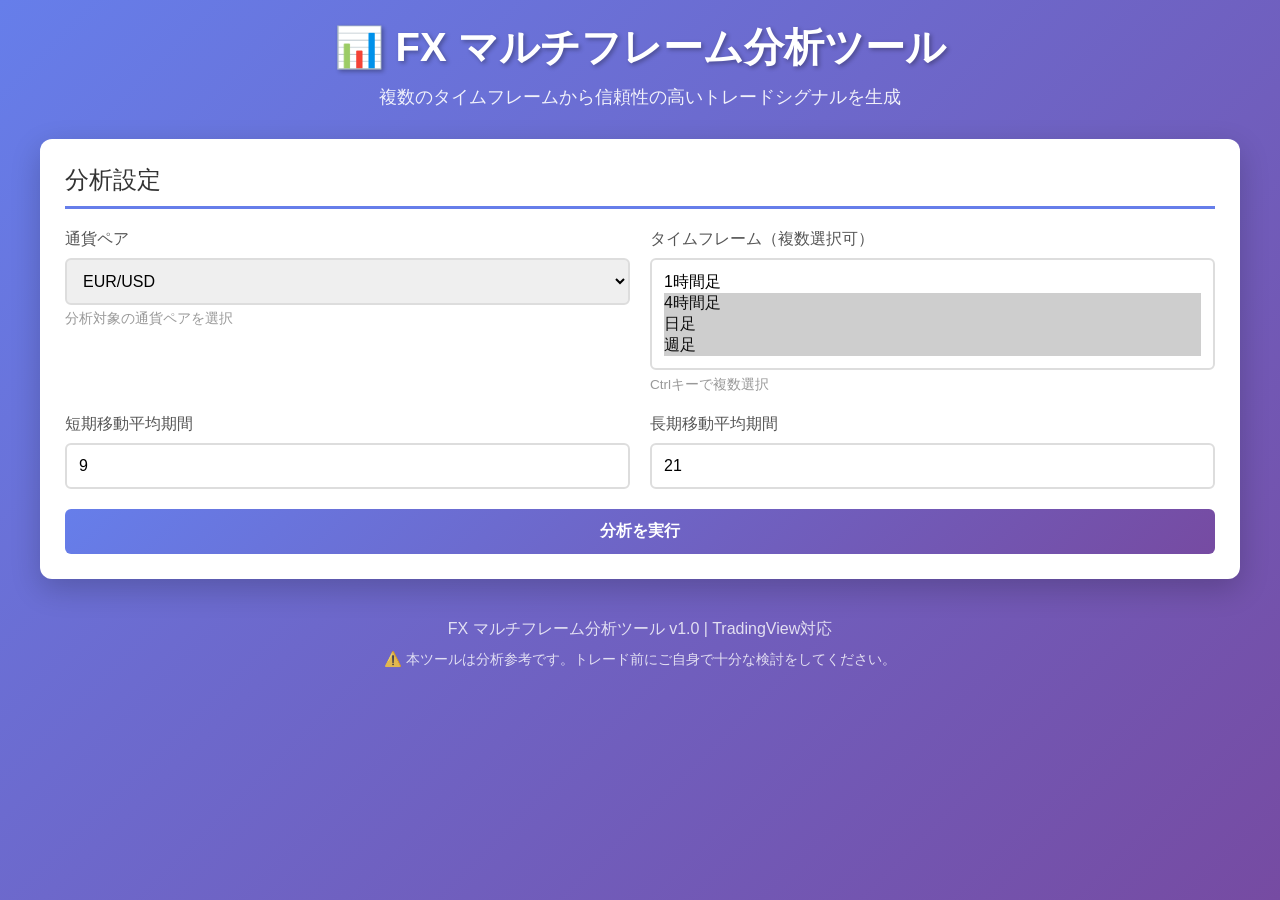
<file: templates/fx_analyzer.html>
<!DOCTYPE html>
<html lang="ja">
<head>
    <meta charset="UTF-8">
    <meta name="viewport" content="width=device-width, initial-scale=1.0">
    <title>FX マルチフレーム分析ツール</title>
    <style>
        * {
            margin: 0;
            padding: 0;
            box-sizing: border-box;
        }

        body {
            font-family: 'Segoe UI', Tahoma, Geneva, Verdana, sans-serif;
            background: linear-gradient(135deg, #667eea 0%, #764ba2 100%);
            min-height: 100vh;
            padding: 20px;
        }

        .container {
            max-width: 1200px;
            margin: 0 auto;
        }

        .header {
            text-align: center;
            color: white;
            margin-bottom: 30px;
        }

        .header h1 {
            font-size: 2.5em;
            margin-bottom: 10px;
            text-shadow: 2px 2px 4px rgba(0, 0, 0, 0.3);
        }

        .header p {
            font-size: 1.1em;
            opacity: 0.9;
        }

        .card {
            background: white;
            border-radius: 12px;
            padding: 25px;
            margin-bottom: 20px;
            box-shadow: 0 10px 30px rgba(0, 0, 0, 0.2);
            transition: transform 0.3s ease, box-shadow 0.3s ease;
        }

        .card:hover {
            transform: translateY(-5px);
            box-shadow: 0 15px 40px rgba(0, 0, 0, 0.25);
        }

        .card-title {
            font-size: 1.5em;
            color: #333;
            margin-bottom: 20px;
            border-bottom: 3px solid #667eea;
            padding-bottom: 10px;
        }

        .form-group {
            margin-bottom: 20px;
        }

        label {
            display: block;
            margin-bottom: 8px;
            color: #555;
            font-weight: 500;
        }

        input, select {
            width: 100%;
            padding: 12px;
            border: 2px solid #ddd;
            border-radius: 6px;
            font-size: 1em;
            transition: border-color 0.3s ease;
        }

        input:focus, select:focus {
            outline: none;
            border-color: #667eea;
            box-shadow: 0 0 0 3px rgba(102, 126, 234, 0.1);
        }

        .form-row {
            display: grid;
            grid-template-columns: 1fr 1fr;
            gap: 20px;
        }

        @media (max-width: 768px) {
            .form-row {
                grid-template-columns: 1fr;
            }
        }

        .btn {
            padding: 12px 30px;
            border: none;
            border-radius: 6px;
            font-size: 1em;
            font-weight: 600;
            cursor: pointer;
            transition: all 0.3s ease;
            display: inline-block;
        }

        .btn-primary {
            background: linear-gradient(135deg, #667eea 0%, #764ba2 100%);
            color: white;
            width: 100%;
        }

        .btn-primary:hover {
            transform: translateY(-2px);
            box-shadow: 0 5px 15px rgba(102, 126, 234, 0.4);
        }

        .btn-secondary {
            background: #f0f0f0;
            color: #333;
            margin-right: 10px;
        }

        .btn-secondary:hover {
            background: #e0e0e0;
        }

        .results {
            margin-top: 30px;
        }

        .loading {
            display: none;
            text-align: center;
            padding: 20px;
        }

        .spinner {
            border: 4px solid #f0f0f0;
            border-top: 4px solid #667eea;
            border-radius: 50%;
            width: 40px;
            height: 40px;
            animation: spin 1s linear infinite;
            margin: 0 auto;
        }

        @keyframes spin {
            0% { transform: rotate(0deg); }
            100% { transform: rotate(360deg); }
        }

        .analysis-grid {
            display: grid;
            grid-template-columns: repeat(auto-fit, minmax(250px, 1fr));
            gap: 15px;
            margin-bottom: 20px;
        }

        .analysis-card {
            background: #f8f9fa;
            border: 2px solid #e9ecef;
            border-radius: 8px;
            padding: 15px;
            text-align: center;
        }

        .timeframe {
            font-size: 1.2em;
            font-weight: bold;
            color: #667eea;
            margin-bottom: 10px;
        }

        .trend {
            font-size: 2em;
            margin: 10px 0;
            font-weight: bold;
        }

        .trend.uptrend {
            color: #28a745;
        }

        .trend.downtrend {
            color: #dc3545;
        }

        .trend.range {
            color: #ffc107;
        }

        .indicator {
            margin: 10px 0;
            font-size: 0.95em;
            color: #666;
        }

        .indicator-label {
            font-weight: 600;
            color: #333;
        }

        .signal {
            background: linear-gradient(135deg, #667eea 0%, #764ba2 100%);
            color: white;
            padding: 20px;
            border-radius: 8px;
            margin-bottom: 15px;
        }

        .signal.buy {
            background: linear-gradient(135deg, #28a745 0%, #20c997 100%);
        }

        .signal.sell {
            background: linear-gradient(135deg, #dc3545 0%, #e83e8c 100%);
        }

        .signal-type {
            font-size: 1.3em;
            font-weight: bold;
            margin-bottom: 10px;
        }

        .signal-details {
            display: grid;
            grid-template-columns: 1fr 1fr;
            gap: 10px;
            font-size: 0.95em;
        }

        @media (max-width: 600px) {
            .signal-details {
                grid-template-columns: 1fr;
            }
        }

        .signal-item {
            background: rgba(255, 255, 255, 0.1);
            padding: 10px;
            border-radius: 4px;
        }

        .signal-item-label {
            font-weight: 600;
            opacity: 0.9;
        }

        .risk-reward {
            background: #fff3cd;
            border-left: 4px solid #ffc107;
            padding: 15px;
            margin-top: 10px;
            border-radius: 4px;
            color: #856404;
        }

        .pattern {
            background: #e7f3ff;
            border-left: 4px solid #0066cc;
            padding: 15px;
            margin-bottom: 10px;
            border-radius: 4px;
            color: #004085;
        }

        .error {
            background: #f8d7da;
            border-left: 4px solid #dc3545;
            color: #721c24;
            padding: 15px;
            border-radius: 4px;
            margin-bottom: 20px;
        }

        .success {
            background: #d4edda;
            border-left: 4px solid #28a745;
            color: #155724;
            padding: 15px;
            border-radius: 4px;
            margin-bottom: 20px;
        }

        .alignment-badge {
            display: inline-block;
            padding: 10px 20px;
            border-radius: 20px;
            font-weight: bold;
            margin: 10px 0;
        }

        .alignment-badge.bullish {
            background: #d4edda;
            color: #155724;
        }

        .alignment-badge.bearish {
            background: #f8d7da;
            color: #721c24;
        }

        .alignment-badge.mixed {
            background: #fff3cd;
            color: #856404;
        }

        .footer {
            text-align: center;
            color: white;
            margin-top: 40px;
            opacity: 0.8;
        }

        .help-text {
            font-size: 0.85em;
            color: #999;
            margin-top: 5px;
        }

        table {
            width: 100%;
            border-collapse: collapse;
            margin-top: 15px;
        }

        th, td {
            padding: 12px;
            text-align: left;
            border-bottom: 1px solid #ddd;
        }

        th {
            background: #f8f9fa;
            font-weight: 600;
            color: #333;
        }

        tr:hover {
            background: #f8f9fa;
        }
    </style>
</head>
<body>
    <div class="container">
        <div class="header">
            <h1>📊 FX マルチフレーム分析ツール</h1>
            <p>複数のタイムフレームから信頼性の高いトレードシグナルを生成</p>
        </div>

        <div class="card">
            <div class="card-title">分析設定</div>

            <form id="analysisForm">
                <div class="form-row">
                    <div class="form-group">
                        <label for="symbol">通貨ペア</label>
                        <select id="symbol">
                            <option value="EUR/USD">EUR/USD</option>
                            <option value="GBP/USD">GBP/USD</option>
                            <option value="USD/JPY">USD/JPY</option>
                            <option value="AUD/USD">AUD/USD</option>
                            <option value="USD/CAD">USD/CAD</option>
                        </select>
                        <div class="help-text">分析対象の通貨ペアを選択</div>
                    </div>

                    <div class="form-group">
                        <label for="timeframes">タイムフレーム（複数選択可）</label>
                        <select id="timeframes" multiple size="4">
                            <option value="1H">1時間足</option>
                            <option value="4H" selected>4時間足</option>
                            <option value="D" selected>日足</option>
                            <option value="W" selected>週足</option>
                        </select>
                        <div class="help-text">Ctrlキーで複数選択</div>
                    </div>
                </div>

                <div class="form-row">
                    <div class="form-group">
                        <label for="fastMA">短期移動平均期間</label>
                        <input type="number" id="fastMA" value="9" min="2" max="50">
                    </div>

                    <div class="form-group">
                        <label for="slowMA">長期移動平均期間</label>
                        <input type="number" id="slowMA" value="21" min="2" max="200">
                    </div>
                </div>

                <button type="submit" class="btn btn-primary">分析を実行</button>
            </form>
        </div>

        <div id="loading" class="card loading">
            <div class="spinner"></div>
            <p>分析中...</p>
        </div>

        <div id="results" class="results" style="display: none;">
            <!-- トレンド分析結果 -->
            <div class="card">
                <div class="card-title">📈 トレンド分析</div>
                <div id="analysisResults" class="analysis-grid"></div>
            </div>

            <!-- シグナル -->
            <div class="card">
                <div class="card-title">🎯 トレードシグナル</div>
                <div id="signalResults"></div>
            </div>

            <!-- パターン -->
            <div class="card">
                <div class="card-title">🔍 ローソク足パターン</div>
                <div id="patternResults"></div>
            </div>

            <!-- リスク・リワード計算機 -->
            <div class="card">
                <div class="card-title">💰 リスク・リワード計算機</div>
                <div class="form-row">
                    <div class="form-group">
                        <label for="entryPrice">エントリー価格</label>
                        <input type="number" id="entryPrice" placeholder="1.0950" step="0.00001">
                    </div>
                    <div class="form-group">
                        <label for="stopLoss">ストップロス</label>
                        <input type="number" id="stopLoss" placeholder="1.0920" step="0.00001">
                    </div>
                    <div class="form-group">
                        <label for="takeProfit">テイクプロフィット</label>
                        <input type="number" id="takeProfit" placeholder="1.1050" step="0.00001">
                    </div>
                </div>
                <button onclick="calculateRiskReward()" class="btn btn-secondary">計算</button>
                <div id="rrResult" style="margin-top: 15px;"></div>
            </div>
        </div>

        <div class="footer">
            <p>FX マルチフレーム分析ツール v1.0 | TradingView対応</p>
            <p style="font-size: 0.9em; margin-top: 10px;">⚠️ 本ツールは分析参考です。トレード前にご自身で十分な検討をしてください。</p>
        </div>
    </div>

    <script>
        const form = document.getElementById('analysisForm');
        const loading = document.getElementById('loading');
        const results = document.getElementById('results');

        form.addEventListener('submit', async (e) => {
            e.preventDefault();
            await performAnalysis();
        });

        async function performAnalysis() {
            const symbol = document.getElementById('symbol').value;
            const timeframesSelect = document.getElementById('timeframes');
            const timeframes = Array.from(timeframesSelect.selectedOptions).map(opt => opt.value);
            const fastMA = parseInt(document.getElementById('fastMA').value);
            const slowMA = parseInt(document.getElementById('slowMA').value);

            if (timeframes.length === 0) {
                alert('少なくとも1つのタイムフレームを選択してください');
                return;
            }

            loading.style.display = 'block';
            results.style.display = 'none';

            try {
                const response = await fetch('/api/fx/analyze', {
                    method: 'POST',
                    headers: { 'Content-Type': 'application/json' },
                    body: JSON.stringify({
                        symbol,
                        timeframes,
                        fast_ma: fastMA,
                        slow_ma: slowMA
                    })
                });

                const data = await response.json();
                loading.style.display = 'none';

                if (data.success) {
                    displayAnalysisResults(data);
                    results.style.display = 'block';
                } else {
                    alert('エラー: ' + data.error);
                }
            } catch (error) {
                loading.style.display = 'none';
                alert('通信エラー: ' + error.message);
            }
        }

        function displayAnalysisResults(data) {
            // トレンド分析表示
            const analysisHtml = Object.entries(data.analyses).map(([tf, analysis]) => {
                const trendClass = analysis.trend_type === 'UPTREND' ? 'uptrend' :
                                   analysis.trend_type === 'DOWNTREND' ? 'downtrend' : 'range';
                const trendEmoji = analysis.trend_type === 'UPTREND' ? '🔼' :
                                   analysis.trend_type === 'DOWNTREND' ? '🔽' : '→';

                return `
                    <div class="analysis-card">
                        <div class="timeframe">${tf}</div>
                        <div class="trend ${trendClass}">${trendEmoji} ${analysis.trend_type}</div>
                        <div class="indicator">
                            <div class="indicator-label">RSI: ${analysis.rsi.toFixed(1)}</div>
                        </div>
                        <div class="indicator">
                            <div class="indicator-label">SL: ${analysis.signal_strength.toFixed(1)}%</div>
                        </div>
                        <div class="indicator">
                            <div>S: ${analysis.support.toFixed(5)}</div>
                            <div>R: ${analysis.resistance.toFixed(5)}</div>
                        </div>
                    </div>
                `;
            }).join('');

            document.getElementById('analysisResults').innerHTML = analysisHtml;

            // シグナル表示
            if (data.signals.length > 0) {
                const signalHtml = data.signals.map(signal => {
                    const signalClass = signal.type === 'BUY' ? 'buy' : 'sell';
                    const emoji = signal.type === 'BUY' ? '✅' : '❌';

                    return `
                        <div class="signal ${signalClass}">
                            <div class="signal-type">${emoji} ${signal.type} シグナル</div>
                            <div style="margin-bottom: 10px;">${signal.reason}</div>
                            <div class="signal-details">
                                <div class="signal-item">
                                    <div class="signal-item-label">信頼度</div>
                                    ${signal.confidence}%
                                </div>
                                <div class="signal-item">
                                    <div class="signal-item-label">タイムフレーム</div>
                                    ${signal.timeframe}
                                </div>
                                <div class="signal-item">
                                    <div class="signal-item-label">エントリー</div>
                                    ${signal.entry_price.toFixed(5)}
                                </div>
                                <div class="signal-item">
                                    <div class="signal-item-label">R:R比</div>
                                    1:${signal.risk_reward.toFixed(2)}
                                </div>
                            </div>
                            <div class="risk-reward">
                                <strong>SL:</strong> ${signal.stop_loss.toFixed(5)} |
                                <strong>TP:</strong> ${signal.take_profit.toFixed(5)}
                            </div>
                        </div>
                    `;
                }).join('');

                document.getElementById('signalResults').innerHTML = signalHtml;
            } else {
                document.getElementById('signalResults').innerHTML =
                    '<div class="error">現在、明確なシグナルはありません</div>';
            }

            // パターン表示
            if (data.patterns) {
                const patternHtml = Object.entries(data.patterns).map(([tf, pattern]) => {
                    let patternText = `<strong>${tf}足:</strong> `;

                    if (pattern.engulfing.bullish) patternText += '🔼エングルフィング買 ';
                    if (pattern.engulfing.bearish) patternText += '🔽エングルフィング売 ';
                    if (pattern.hammer.hammer) patternText += '🔨ハンマー ';
                    if (pattern.hammer.inverted_hammer) patternText += '⬆️逆ハンマー ';

                    if (patternText === `<strong>${tf}足:</strong> `) {
                        patternText += 'パターンなし';
                    }

                    return `<div class="pattern">${patternText}</div>`;
                }).join('');

                document.getElementById('patternResults').innerHTML = patternHtml;
            }
        }

        async function calculateRiskReward() {
            const entry = parseFloat(document.getElementById('entryPrice').value);
            const sl = parseFloat(document.getElementById('stopLoss').value);
            const tp = parseFloat(document.getElementById('takeProfit').value);

            if (!entry || !sl || !tp) {
                alert('全ての値を入力してください');
                return;
            }

            try {
                const response = await fetch('/api/fx/risk-reward', {
                    method: 'POST',
                    headers: { 'Content-Type': 'application/json' },
                    body: JSON.stringify({
                        entry_price: entry,
                        stop_loss: sl,
                        take_profit: tp
                    })
                });

                const data = await response.json();

                if (data.success) {
                    const rrResult = document.getElementById('rrResult');
                    const ratio = data.ratio >= 2 ? 'excellent' : data.ratio >= 1 ? 'good' : 'poor';
                    const ratioColor = ratio === 'excellent' ? '#28a745' : ratio === 'good' ? '#ffc107' : '#dc3545';

                    rrResult.innerHTML = `
                        <div class="risk-reward" style="border-left-color: ${ratioColor}; background: rgba(0,0,0,0.05);">
                            <table>
                                <tr>
                                    <td><strong>リスク</strong></td>
                                    <td>${data.risk.toFixed(5)} (${data.risk_percent.toFixed(2)}%)</td>
                                </tr>
                                <tr>
                                    <td><strong>リワード</strong></td>
                                    <td>${data.reward.toFixed(5)}</td>
                                </tr>
                                <tr>
                                    <td><strong>R:R比率</strong></td>
                                    <td style="font-size: 1.2em; color: ${ratioColor};">
                                        <strong>1:${data.ratio.toFixed(2)}</strong>
                                    </td>
                                </tr>
                            </table>
                        </div>
                    `;
                }
            } catch (error) {
                alert('計算エラー: ' + error.message);
            }
        }
    </script>
</body>
</html>
</file>
